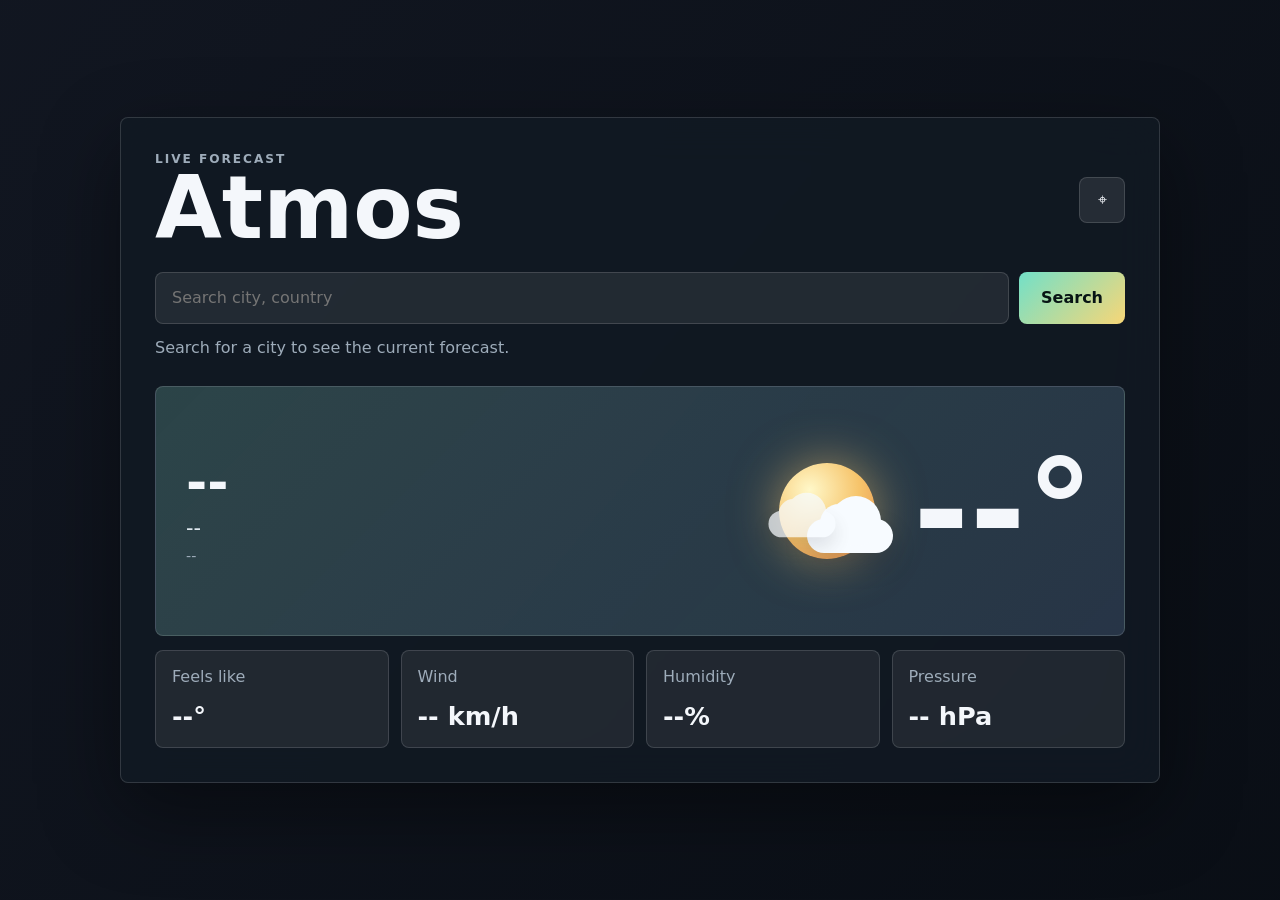
<file: index.html>
<!DOCTYPE html>
<html lang="en">
  <head>
    <meta charset="UTF-8" />
    <meta name="viewport" content="width=device-width, initial-scale=1.0" />
    <title>Atmos Weather</title>
    <link rel="preconnect" href="https://api.open-meteo.com" />
    <link rel="preconnect" href="https://geocoding-api.open-meteo.com" />
    <link rel="stylesheet" href="styles.css" />
  </head>
  <body>
    <main class="app-shell">
      <section class="weather-panel" aria-label="Weather app">
        <header class="topbar">
          <div>
            <p class="eyebrow">Live forecast</p>
            <h1>Atmos</h1>
          </div>
          <button class="icon-button" id="locationButton" type="button" title="Use current location" aria-label="Use current location">
            <span aria-hidden="true">⌖</span>
          </button>
        </header>

        <form class="search" id="searchForm" autocomplete="off">
          <label class="sr-only" for="cityInput">Search city</label>
          <input id="cityInput" name="city" type="search" placeholder="Search city, country" spellcheck="false" />
          <button type="submit">Search</button>
        </form>

        <p class="status" id="status" role="status">Search for a city to see the current forecast.</p>

        <section class="hero-weather" id="weatherCard" hidden>
          <div class="hero-copy">
            <p class="place" id="placeName">--</p>
            <p class="condition" id="conditionText">--</p>
            <p class="updated" id="updatedAt">--</p>
          </div>
          <div class="temperature-wrap">
            <div class="weather-orbit" id="weatherVisual" aria-hidden="true">
              <span class="sun-core"></span>
              <span class="cloud cloud-one"></span>
              <span class="cloud cloud-two"></span>
              <span class="rain rain-one"></span>
              <span class="rain rain-two"></span>
              <span class="rain rain-three"></span>
            </div>
            <p class="temperature"><span id="temperature">--</span><span>°</span></p>
          </div>
        </section>

        <section class="metrics" id="metrics" hidden aria-label="Current weather details">
          <article>
            <span>Feels like</span>
            <strong id="feelsLike">--°</strong>
          </article>
          <article>
            <span>Wind</span>
            <strong id="windSpeed">-- km/h</strong>
          </article>
          <article>
            <span>Humidity</span>
            <strong id="humidity">--%</strong>
          </article>
          <article>
            <span>Pressure</span>
            <strong id="pressure">-- hPa</strong>
          </article>
        </section>

        <section class="forecast-section" id="forecastSection" hidden>
          <div class="section-heading">
            <h2>7-day outlook</h2>
            <span id="timezoneLabel">--</span>
          </div>
          <div class="forecast-grid" id="forecastGrid"></div>
        </section>
      </section>
    </main>

    <script src="script.js"></script>
  </body>
</html>
</file>
<file: styles.css>
:root {
  color-scheme: dark;
  --bg: #0d1117;
  --panel: rgba(18, 26, 36, 0.82);
  --panel-strong: rgba(255, 255, 255, 0.09);
  --text: #f4f7fb;
  --muted: #9eacba;
  --line: rgba(255, 255, 255, 0.14);
  --accent: #72e0c8;
  --accent-strong: #19b6a3;
  --warm: #f6c46b;
  --cool: #73a9ff;
  --danger: #ff8a8a;
  --shadow: 0 28px 80px rgba(0, 0, 0, 0.42);
  font-family: Inter, ui-sans-serif, system-ui, -apple-system, BlinkMacSystemFont, "Segoe UI", sans-serif;
}

* {
  box-sizing: border-box;
}

body {
  min-height: 100vh;
  margin: 0;
  color: var(--text);
  background:
    linear-gradient(130deg, rgba(17, 24, 39, 0.7), rgba(9, 14, 22, 0.9)),
    url("https://images.unsplash.com/photo-1500530855697-b586d89ba3ee?auto=format&fit=crop&w=1800&q=80") center / cover fixed;
}

button,
input {
  font: inherit;
}

button {
  cursor: pointer;
}

.sr-only {
  position: absolute;
  width: 1px;
  height: 1px;
  padding: 0;
  margin: -1px;
  overflow: hidden;
  clip: rect(0, 0, 0, 0);
  white-space: nowrap;
  border: 0;
}

.app-shell {
  min-height: 100vh;
  display: grid;
  place-items: center;
  padding: 32px 18px;
}

.weather-panel {
  width: min(100%, 1040px);
  padding: clamp(20px, 4vw, 34px);
  border: 1px solid var(--line);
  border-radius: 8px;
  background: var(--panel);
  box-shadow: var(--shadow);
  backdrop-filter: blur(22px);
}

.topbar,
.section-heading,
.hero-weather,
.temperature-wrap,
.metrics,
.forecast-grid {
  display: flex;
}

.topbar {
  align-items: center;
  justify-content: space-between;
  gap: 18px;
  margin-bottom: 24px;
}

.eyebrow,
.updated,
.section-heading span,
.metrics span,
.forecast-card span {
  color: var(--muted);
}

.eyebrow {
  margin: 0 0 4px;
  font-size: 0.76rem;
  font-weight: 800;
  letter-spacing: 0.16em;
  text-transform: uppercase;
}

h1,
h2,
p {
  margin: 0;
}

h1 {
  font-size: clamp(2.5rem, 7vw, 5.4rem);
  line-height: 0.9;
  letter-spacing: 0;
}

h2 {
  font-size: clamp(1.1rem, 2vw, 1.35rem);
}

.icon-button {
  width: 46px;
  height: 46px;
  border: 1px solid var(--line);
  border-radius: 8px;
  color: var(--text);
  background: var(--panel-strong);
  transition: transform 180ms ease, border-color 180ms ease, background 180ms ease;
}

.icon-button:hover {
  transform: translateY(-1px);
  border-color: rgba(114, 224, 200, 0.55);
  background: rgba(114, 224, 200, 0.14);
}

.search {
  display: grid;
  grid-template-columns: 1fr auto;
  gap: 10px;
  margin-bottom: 14px;
}

.search input {
  min-width: 0;
  height: 52px;
  padding: 0 16px;
  border: 1px solid var(--line);
  border-radius: 8px;
  outline: none;
  color: var(--text);
  background: rgba(255, 255, 255, 0.08);
}

.search input:focus {
  border-color: var(--accent);
  box-shadow: 0 0 0 4px rgba(114, 224, 200, 0.12);
}

.search button {
  height: 52px;
  padding: 0 22px;
  border: 0;
  border-radius: 8px;
  color: #071414;
  font-weight: 800;
  background: linear-gradient(135deg, var(--accent), #f7d677);
}

.status {
  min-height: 24px;
  color: var(--muted);
}

.status.error {
  color: var(--danger);
}

.hero-weather {
  align-items: stretch;
  justify-content: space-between;
  gap: 28px;
  min-height: 250px;
  margin-top: 24px;
  padding: clamp(18px, 4vw, 30px);
  border: 1px solid var(--line);
  border-radius: 8px;
  background:
    linear-gradient(135deg, rgba(114, 224, 200, 0.17), rgba(115, 169, 255, 0.12)),
    rgba(255, 255, 255, 0.06);
}

.hero-copy {
  display: grid;
  align-content: center;
  gap: 8px;
}

.place {
  font-size: clamp(1.8rem, 4vw, 3.8rem);
  font-weight: 900;
  line-height: 1;
}

.condition {
  font-size: clamp(1rem, 2vw, 1.3rem);
  color: #dfe8ef;
}

.updated {
  font-size: 0.9rem;
}

.temperature-wrap {
  align-items: center;
  justify-content: flex-end;
  gap: 18px;
  min-width: 280px;
}

.temperature {
  font-size: clamp(4.5rem, 13vw, 8.5rem);
  font-weight: 900;
  line-height: 0.82;
}

.weather-orbit {
  position: relative;
  width: 136px;
  height: 136px;
  flex: 0 0 136px;
}

.sun-core,
.cloud,
.rain {
  position: absolute;
  display: block;
}

.sun-core {
  inset: 20px;
  border-radius: 50%;
  background: radial-gradient(circle at 32% 28%, #fff8c9, var(--warm) 52%, #e4884b);
  box-shadow: 0 0 48px rgba(246, 196, 107, 0.56);
}

.cloud {
  width: 86px;
  height: 34px;
  border-radius: 999px;
  background: #f7fbff;
  box-shadow: 0 12px 26px rgba(2, 8, 23, 0.16);
}

.cloud::before,
.cloud::after {
  content: "";
  position: absolute;
  border-radius: 50%;
  background: inherit;
}

.cloud::before {
  width: 38px;
  height: 38px;
  left: 13px;
  bottom: 11px;
}

.cloud::after {
  width: 50px;
  height: 50px;
  right: 12px;
  bottom: 7px;
}

.cloud-one {
  right: 2px;
  bottom: 26px;
}

.cloud-two {
  left: 0;
  bottom: 38px;
  opacity: 0.72;
  transform: scale(0.78);
}

.rain {
  width: 5px;
  height: 24px;
  border-radius: 999px;
  background: var(--cool);
  opacity: 0;
}

.rain-one {
  left: 45px;
  bottom: 2px;
}

.rain-two {
  left: 72px;
  bottom: -7px;
}

.rain-three {
  right: 30px;
  bottom: 4px;
}

.weather-orbit.rainy .rain,
.weather-orbit.stormy .rain,
.weather-orbit.snowy .rain {
  opacity: 1;
}

.weather-orbit.cloudy .sun-core {
  filter: saturate(0.75);
  opacity: 0.68;
}

.weather-orbit.night .sun-core {
  background: radial-gradient(circle at 35% 30%, #f8fbff, #b7c7df 55%, #6d7b96);
  box-shadow: 0 0 48px rgba(183, 199, 223, 0.36);
}

.weather-orbit.clear .cloud-two,
.weather-orbit.clear .cloud-one {
  opacity: 0.28;
}

.metrics {
  display: grid;
  grid-template-columns: repeat(4, 1fr);
  gap: 12px;
  margin-top: 14px;
}

.metrics article,
.forecast-card {
  border: 1px solid var(--line);
  border-radius: 8px;
  background: rgba(255, 255, 255, 0.07);
}

.metrics article {
  min-height: 98px;
  padding: 16px;
  display: grid;
  align-content: space-between;
}

.metrics strong {
  font-size: clamp(1.2rem, 2vw, 1.65rem);
}

.forecast-section {
  margin-top: 26px;
}

.section-heading {
  align-items: baseline;
  justify-content: space-between;
  gap: 14px;
  margin-bottom: 12px;
}

.forecast-grid {
  display: grid;
  grid-template-columns: repeat(7, minmax(96px, 1fr));
  gap: 10px;
}

.forecast-card {
  min-height: 132px;
  padding: 14px;
  display: grid;
  align-content: space-between;
}

.forecast-card strong {
  font-size: 1.05rem;
}

.forecast-icon {
  width: 34px;
  height: 34px;
  border-radius: 50%;
  background: linear-gradient(135deg, var(--warm), var(--accent));
  box-shadow: 0 0 22px rgba(246, 196, 107, 0.25);
}

.forecast-card.rainy .forecast-icon,
.forecast-card.stormy .forecast-icon {
  border-radius: 8px 8px 50% 50%;
  background: linear-gradient(180deg, #d9f1ff, var(--cool));
}

.forecast-card.cloudy .forecast-icon,
.forecast-card.foggy .forecast-icon {
  width: 48px;
  border-radius: 999px;
  background: #e9f1f8;
}

.forecast-card.snowy .forecast-icon {
  background: linear-gradient(135deg, #ffffff, #bfe5ff);
}

@media (max-width: 820px) {
  .hero-weather,
  .temperature-wrap {
    flex-direction: column;
  }

  .temperature-wrap {
    align-items: flex-start;
    min-width: 0;
  }

  .metrics {
    grid-template-columns: repeat(2, 1fr);
  }

  .forecast-grid {
    grid-template-columns: repeat(2, minmax(0, 1fr));
  }
}

@media (max-width: 520px) {
  .app-shell {
    padding: 14px;
    place-items: start center;
  }

  .weather-panel {
    padding: 18px;
  }

  .topbar {
    align-items: flex-start;
  }

  .search {
    grid-template-columns: 1fr;
  }

  .search button {
    width: 100%;
  }

  .hero-weather {
    min-height: auto;
  }

  .metrics,
  .forecast-grid {
    grid-template-columns: 1fr;
  }

  .forecast-card {
    grid-template-columns: auto 1fr auto;
    align-items: center;
    min-height: 74px;
  }
}
</file>
